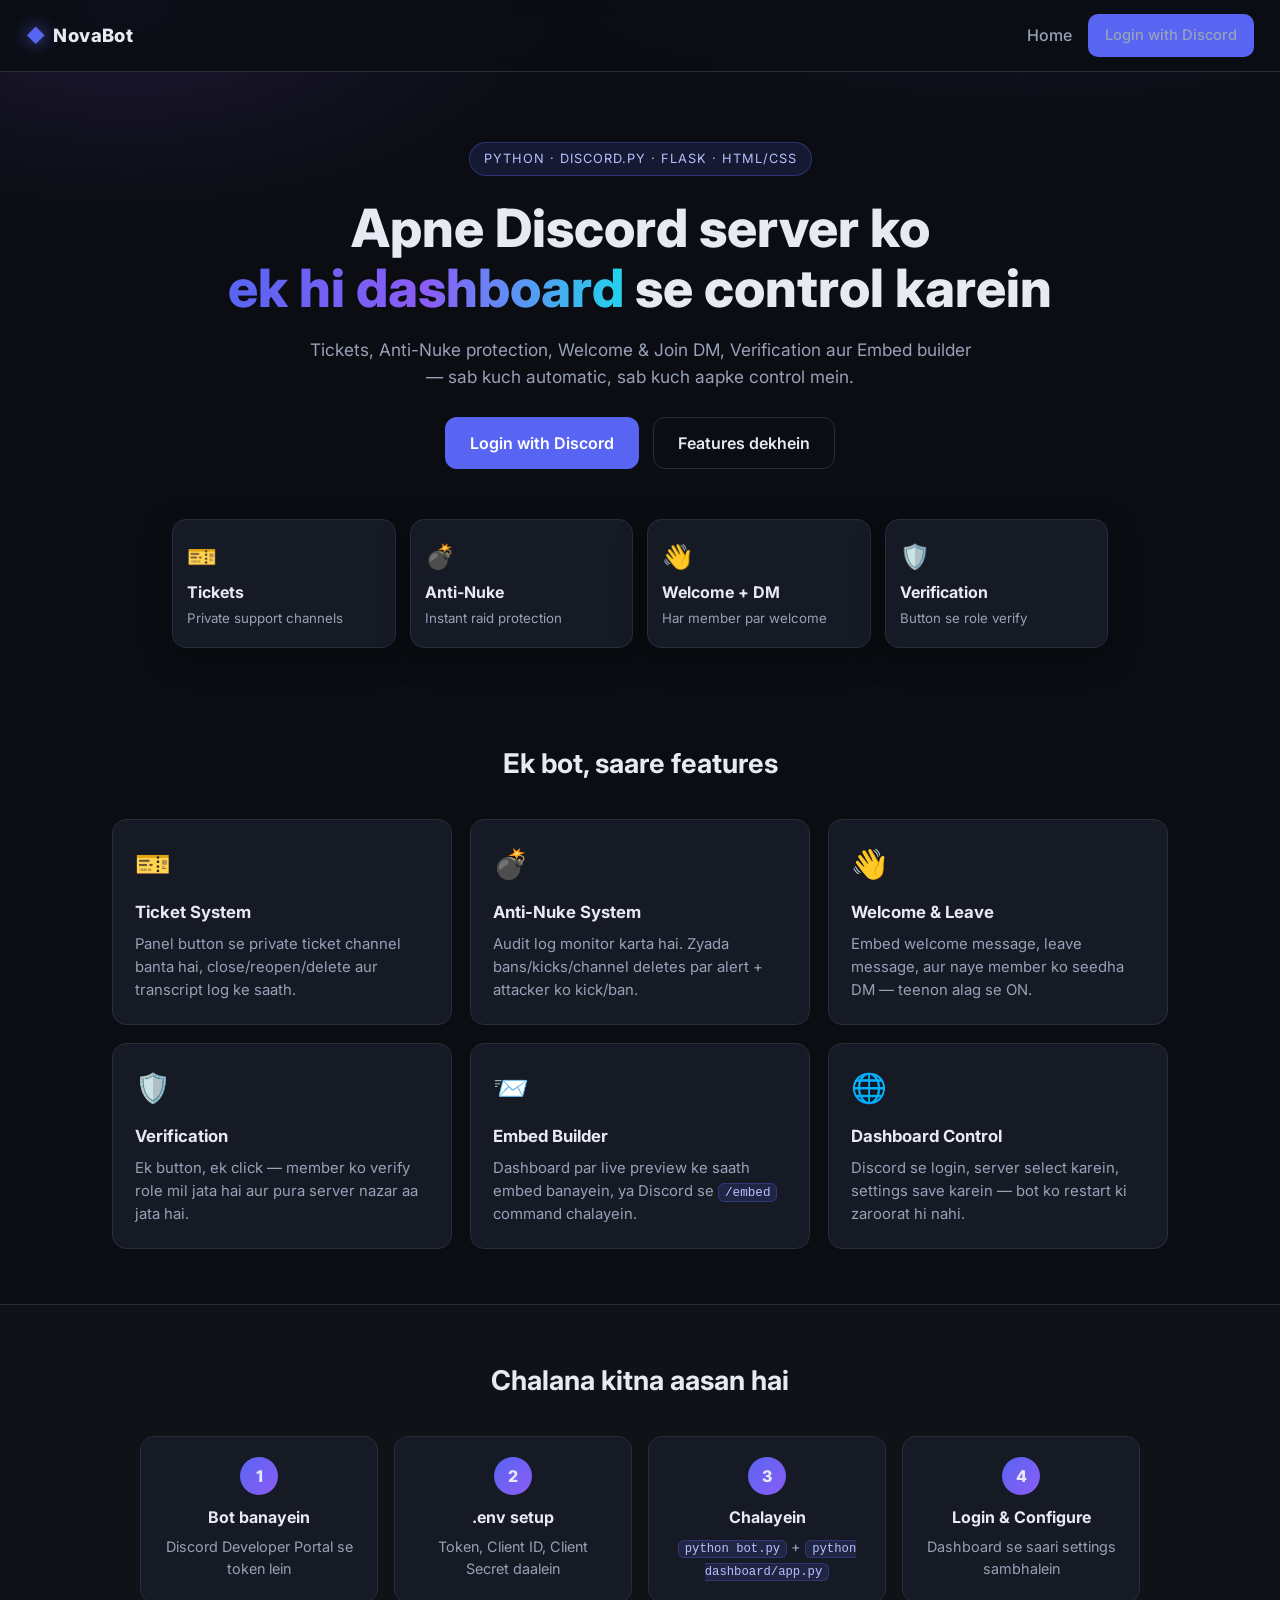
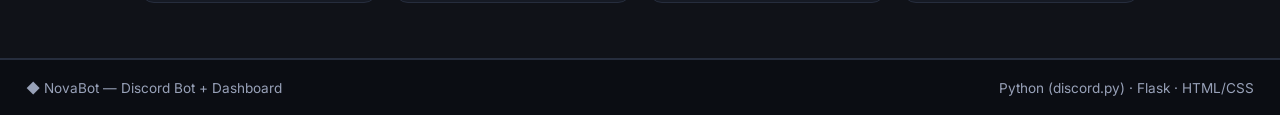
<file: dashboard/static/preview_landing.html>
<!DOCTYPE html>
<html lang="en">
<head>
  <meta charset="utf-8" />
  <meta name="viewport" content="width=device-width, initial-scale=1" />
  <title>Preview - NovaBot</title>
  <link href="https://fonts.googleapis.com/css2?family=Inter:wght@400;500;600;700;800&display=swap" rel="stylesheet" />
  <link rel="stylesheet" href="css/style.css" />
</head>
<body>
  <header class="topbar">
    <a class="brand" href="#"><span class="brand-mark">◆</span> NovaBot</a>
    <nav class="topnav">
      <a href="#">Home</a>
      <a class="btn btn-discord" href="#">Login with Discord</a>
    </nav>
  </header>

  <main>
    <section class="hero">
      <div class="hero-badge">Python &middot; discord.py &middot; Flask &middot; HTML/CSS</div>
      <h1>Apne Discord server ko<br /><span class="grad">ek hi dashboard</span> se control karein</h1>
      <p class="lead">
        Tickets, Anti-Nuke protection, Welcome &amp; Join DM, Verification aur Embed builder &mdash;
        sab kuch automatic, sab kuch aapke control mein.
      </p>
      <div class="hero-actions">
        <a class="btn btn-discord btn-lg" href="#">Login with Discord</a>
        <a class="btn btn-ghost btn-lg" href="#features">Features dekhein</a>
      </div>

      <div class="hero-cards">
        <div class="float-card"><span class="fc-emoji">🎫</span><b>Tickets</b><small>Private support channels</small></div>
        <div class="float-card"><span class="fc-emoji">💣</span><b>Anti-Nuke</b><small>Instant raid protection</small></div>
        <div class="float-card"><span class="fc-emoji">👋</span><b>Welcome + DM</b><small>Har member par welcome</small></div>
        <div class="float-card"><span class="fc-emoji">🛡️</span><b>Verification</b><small>Button se role verify</small></div>
      </div>
    </section>

    <section id="features" class="section">
      <h2 class="section-title">Ek bot, saare features</h2>
      <div class="feature-grid">
        <div class="feature"><span class="feature-emoji">🎫</span><h3>Ticket System</h3><p>Panel button se private ticket channel banta hai, close/reopen/delete aur transcript log ke saath.</p></div>
        <div class="feature"><span class="feature-emoji">💣</span><h3>Anti-Nuke System</h3><p>Audit log monitor karta hai. Zyada bans/kicks/channel deletes par alert + attacker ko kick/ban.</p></div>
        <div class="feature"><span class="feature-emoji">👋</span><h3>Welcome &amp; Leave</h3><p>Embed welcome message, leave message, aur naye member ko seedha DM &mdash; teenon alag se ON.</p></div>
        <div class="feature"><span class="feature-emoji">🛡️</span><h3>Verification</h3><p>Ek button, ek click &mdash; member ko verify role mil jata hai aur pura server nazar aa jata hai.</p></div>
        <div class="feature"><span class="feature-emoji">📨</span><h3>Embed Builder</h3><p>Dashboard par live preview ke saath embed banayein, ya Discord se <code>/embed</code> command chalayein.</p></div>
        <div class="feature"><span class="feature-emoji">🌐</span><h3>Dashboard Control</h3><p>Discord se login, server select karein, settings save karein &mdash; bot ko restart ki zaroorat hi nahi.</p></div>
      </div>
    </section>

    <section class="section section-alt">
      <h2 class="section-title">Chalana kitna aasan hai</h2>
      <div class="steps">
        <div class="step"><span class="step-num">1</span><b>Bot banayein</b><p>Discord Developer Portal se token lein</p></div>
        <div class="step"><span class="step-num">2</span><b>.env setup</b><p>Token, Client ID, Client Secret daalein</p></div>
        <div class="step"><span class="step-num">3</span><b>Chalayein</b><p><code>python bot.py</code> + <code>python dashboard/app.py</code></p></div>
        <div class="step"><span class="step-num">4</span><b>Login &amp; Configure</b><p>Dashboard se saari settings sambhalein</p></div>
      </div>
    </section>
  </main>

  <footer class="footer">
    <span>◆ NovaBot &mdash; Discord Bot + Dashboard</span>
    <span>Python (discord.py) &middot; Flask &middot; HTML/CSS</span>
  </footer>

  <div id="toast" class="toast" role="status"></div>
  <script src="js/script.js"></script>
</body>
</html>
</file>
<file: dashboard/static/css/style.css>
/* ============================================================
   NovaBot Dashboard - main stylesheet
   ============================================================ */

:root {
  --bg: #0b0d13;
  --bg-2: #10131b;
  --card: #161a24;
  --card-2: #1b2130;
  --border: #262d3d;
  --text: #e7eaf3;
  --muted: #98a1b8;
  --brand: #5865f2;
  --brand-2: #8b5cf6;
  --green: #3ba55d;
  --yellow: #faa81a;
  --red: #ed4245;
  --radius: 14px;
  --shadow: 0 10px 30px rgba(0, 0, 0, 0.35);
}

* { box-sizing: border-box; }

html, body {
  margin: 0;
  padding: 0;
}

body {
  background:
    radial-gradient(1000px 500px at 80% -10%, rgba(88, 101, 242, 0.18), transparent 60%),
    radial-gradient(800px 400px at 10% 0%, rgba(139, 92, 246, 0.14), transparent 55%),
    var(--bg);
  color: var(--text);
  font-family: "Inter", system-ui, -apple-system, "Segoe UI", sans-serif;
  line-height: 1.55;
  min-height: 100vh;
  display: flex;
  flex-direction: column;
}

main { flex: 1; }

a { color: inherit; text-decoration: none; }
code {
  background: rgba(88, 101, 242, 0.15);
  border: 1px solid rgba(88, 101, 242, 0.3);
  color: #b7c0ff;
  padding: 1px 6px;
  border-radius: 6px;
  font-size: 0.85em;
}
img { max-width: 100%; }
hr.divider { border: 0; border-top: 1px solid var(--border); margin: 18px 0; }
.hidden { display: none !important; }
.muted { color: var(--muted); font-size: 0.9rem; }

/* ---------------- Topbar ---------------- */

.topbar {
  display: flex;
  align-items: center;
  justify-content: space-between;
  gap: 16px;
  padding: 14px 26px;
  background: rgba(11, 13, 19, 0.85);
  backdrop-filter: blur(10px);
  border-bottom: 1px solid var(--border);
  position: sticky;
  top: 0;
  z-index: 50;
}

.brand {
  font-weight: 800;
  font-size: 1.15rem;
  letter-spacing: 0.4px;
  display: flex;
  align-items: center;
  gap: 8px;
}
.brand-mark {
  color: var(--brand);
  filter: drop-shadow(0 0 8px rgba(88, 101, 242, 0.8));
}

.topnav { display: flex; align-items: center; gap: 16px; flex-wrap: wrap; }
.topnav > a { color: var(--muted); font-weight: 500; transition: color 0.15s; }
.topnav > a:hover { color: var(--text); }

.user-chip {
  display: flex;
  align-items: center;
  gap: 8px;
  background: var(--card);
  border: 1px solid var(--border);
  padding: 5px 12px 5px 6px;
  border-radius: 999px;
  font-size: 0.9rem;
}

.avatar {
  width: 28px;
  height: 28px;
  border-radius: 50%;
  object-fit: cover;
}
.avatar.lg { width: 56px; height: 56px; }

/* ---------------- Buttons ---------------- */

.btn {
  display: inline-flex;
  align-items: center;
  justify-content: center;
  gap: 8px;
  border: 1px solid transparent;
  border-radius: 10px;
  padding: 9px 16px;
  font-size: 0.92rem;
  font-weight: 600;
  cursor: pointer;
  transition: transform 0.12s ease, filter 0.15s ease, background 0.15s ease;
  font-family: inherit;
}
.btn:hover { transform: translateY(-1px); filter: brightness(1.08); }
.btn:active { transform: translateY(0); }
.btn:disabled { opacity: 0.6; cursor: progress; transform: none; filter: none; }

.btn-primary { background: linear-gradient(135deg, var(--brand), var(--brand-2)); color: #fff; }
.btn-discord { background: #5865f2; color: #fff; }
.btn-ghost { background: transparent; border-color: var(--border); color: var(--text); }
.btn-ghost:hover { background: var(--card); }
.btn-lg { padding: 13px 24px; font-size: 1rem; border-radius: 12px; }
.btn-block { width: 100%; }

/* ---------------- Hero / landing ---------------- */

.hero {
  max-width: 980px;
  margin: 0 auto;
  padding: 70px 22px 40px;
  text-align: center;
}

.hero-badge {
  display: inline-block;
  font-size: 0.8rem;
  letter-spacing: 1px;
  text-transform: uppercase;
  color: #b7c0ff;
  background: rgba(88, 101, 242, 0.14);
  border: 1px solid rgba(88, 101, 242, 0.35);
  padding: 6px 14px;
  border-radius: 999px;
  margin-bottom: 22px;
}

.hero h1 {
  font-size: clamp(2rem, 5vw, 3.3rem);
  line-height: 1.15;
  margin: 0 0 18px;
  font-weight: 800;
}

.grad {
  background: linear-gradient(90deg, var(--brand), var(--brand-2), #22d3ee);
  -webkit-background-clip: text;
  background-clip: text;
  color: transparent;
}

.lead { color: var(--muted); font-size: 1.08rem; max-width: 680px; margin: 0 auto 26px; }

.hero-actions { display: flex; gap: 14px; justify-content: center; flex-wrap: wrap; }

.hero-cards {
  display: grid;
  grid-template-columns: repeat(auto-fit, minmax(170px, 1fr));
  gap: 14px;
  margin-top: 50px;
}

.float-card {
  background: var(--card);
  border: 1px solid var(--border);
  border-radius: var(--radius);
  padding: 18px 14px;
  display: flex;
  flex-direction: column;
  gap: 4px;
  text-align: left;
  box-shadow: var(--shadow);
  transition: transform 0.15s ease, border-color 0.15s ease;
}
.float-card:hover { transform: translateY(-4px); border-color: var(--brand); }
.fc-emoji { font-size: 1.5rem; }
.float-card small { color: var(--muted); }

.section { max-width: 1100px; margin: 0 auto; padding: 55px 22px; }
.section-alt { background: rgba(255, 255, 255, 0.02); border-top: 1px solid var(--border); border-bottom: 1px solid var(--border); max-width: none; }
.section-title { text-align: center; font-size: 1.7rem; margin: 0 0 34px; }

.feature-grid {
  display: grid;
  grid-template-columns: repeat(auto-fit, minmax(260px, 1fr));
  gap: 18px;
}

.feature {
  background: var(--card);
  border: 1px solid var(--border);
  border-radius: var(--radius);
  padding: 22px;
  transition: transform 0.15s ease, border-color 0.15s ease;
}
.feature:hover { transform: translateY(-4px); border-color: var(--brand); }
.feature-emoji { font-size: 1.8rem; }
.feature h3 { margin: 12px 0 8px; font-size: 1.05rem; }
.feature p { color: var(--muted); margin: 0; font-size: 0.93rem; }

.steps {
  display: grid;
  grid-template-columns: repeat(auto-fit, minmax(200px, 1fr));
  gap: 16px;
  max-width: 1000px;
  margin: 0 auto;
}
.step {
  background: var(--card);
  border: 1px solid var(--border);
  border-radius: var(--radius);
  padding: 20px;
  text-align: center;
}
.step-num {
  display: inline-flex;
  align-items: center;
  justify-content: center;
  width: 38px;
  height: 38px;
  border-radius: 50%;
  background: linear-gradient(135deg, var(--brand), var(--brand-2));
  font-weight: 800;
  margin-bottom: 10px;
}
.step b { display: block; }
.step p { color: var(--muted); margin: 6px 0 0; font-size: 0.9rem; }

/* ---------------- Pages / server list ---------------- */

.page { max-width: 1100px; margin: 0 auto; padding: 34px 22px; }
.center-page { display: flex; justify-content: center; align-items: center; min-height: 50vh; }
.narrow { max-width: 460px; text-align: center; }

.page-head {
  display: flex;
  align-items: center;
  justify-content: space-between;
  gap: 16px;
  margin-bottom: 22px;
  flex-wrap: wrap;
}
.page-head h1 { margin: 0 0 4px; font-size: 1.6rem; }
.page-head p { margin: 0; }

.server-grid {
  display: grid;
  grid-template-columns: repeat(auto-fill, minmax(280px, 1fr));
  gap: 16px;
}

.server-card {
  display: flex;
  gap: 14px;
  align-items: center;
  background: var(--card);
  border: 1px solid var(--border);
  border-radius: var(--radius);
  padding: 16px;
  transition: transform 0.15s ease, border-color 0.15s ease;
}
.server-card:hover { transform: translateY(-3px); border-color: var(--brand); }
.server-card-warn { border-color: rgba(250, 168, 26, 0.45); }

.server-icon {
  width: 56px;
  height: 56px;
  border-radius: 16px;
  object-fit: cover;
  background: var(--card-2);
  flex-shrink: 0;
}
.server-icon.sm { width: 42px; height: 42px; border-radius: 12px; }

.server-body { display: flex; flex-direction: column; gap: 8px; align-items: flex-start; min-width: 0; }
.server-body h3 {
  margin: 0;
  font-size: 1rem;
  max-width: 190px;
  overflow: hidden;
  text-overflow: ellipsis;
  white-space: nowrap;
}

.empty {
  grid-column: 1 / -1;
  text-align: center;
  background: var(--card);
  border: 1px dashed var(--border);
  border-radius: var(--radius);
  padding: 40px 20px;
  color: var(--muted);
}

/* ---------------- Badges ---------------- */

.badge {
  display: inline-block;
  font-size: 0.75rem;
  font-weight: 700;
  padding: 3px 10px;
  border-radius: 999px;
  background: var(--card-2);
  border: 1px solid var(--border);
  color: var(--muted);
}
.badge-green { color: #7ee2a8; background: rgba(59, 165, 93, 0.16); border-color: rgba(59, 165, 93, 0.45); }
.badge-yellow { color: #ffd98a; background: rgba(250, 168, 26, 0.14); border-color: rgba(250, 168, 26, 0.4); }
.badge-grey { color: var(--muted); }

/* ---------------- Cards ---------------- */

.card {
  background: var(--card);
  border: 1px solid var(--border);
  border-radius: var(--radius);
  padding: 22px;
  margin-bottom: 18px;
}
.card h3 { margin: 0 0 14px; font-size: 1.02rem; }

.card-grid { display: grid; gap: 16px; margin-bottom: 4px; }
.card-grid.three { grid-template-columns: repeat(auto-fit, minmax(220px, 1fr)); }

.stat {
  display: flex;
  flex-direction: column;
  align-items: center;
  gap: 6px;
  text-align: center;
}
.stat-emoji { font-size: 1.6rem; }
.stat-num { font-size: 2rem; font-weight: 800; }

.module-list { list-style: none; padding: 0; margin: 0 0 12px; display: grid; gap: 10px; }
.module-list li {
  display: flex;
  justify-content: space-between;
  align-items: center;
  gap: 12px;
  background: var(--card-2);
  border: 1px solid var(--border);
  border-radius: 10px;
  padding: 10px 14px;
  font-size: 0.94rem;
}

.cmd-grid {
  display: grid;
  grid-template-columns: auto 1fr;
  gap: 8px 16px;
  align-items: center;
  font-size: 0.92rem;
}
.cmd-grid span { color: var(--muted); }

/* ---------------- Alerts ---------------- */

.alert {
  border-radius: 12px;
  padding: 14px 16px;
  margin-bottom: 18px;
  font-size: 0.94rem;
  display: flex;
  gap: 12px;
  align-items: center;
  flex-wrap: wrap;
  border: 1px solid;
}
.alert-error { background: rgba(237, 66, 69, 0.12); border-color: rgba(237, 66, 69, 0.5); color: #ffb3b4; }
.alert-warn { background: rgba(250, 168, 26, 0.1); border-color: rgba(250, 168, 26, 0.45); color: #ffd98a; }

/* ---------------- Dashboard layout ---------------- */

.dash {
  display: grid;
  grid-template-columns: 265px 1fr;
  gap: 22px;
  max-width: 1240px;
  margin: 0 auto;
  padding: 26px 22px 60px;
  width: 100%;
}

.dash-side {
  background: var(--card);
  border: 1px solid var(--border);
  border-radius: var(--radius);
  padding: 16px;
  height: fit-content;
  position: sticky;
  top: 84px;
  display: flex;
  flex-direction: column;
  gap: 16px;
}

.side-guild {
  display: flex;
  gap: 12px;
  align-items: center;
  padding-bottom: 12px;
  border-bottom: 1px solid var(--border);
}
.side-guild-text { display: flex; flex-direction: column; min-width: 0; }
.side-guild-text strong {
  overflow: hidden;
  text-overflow: ellipsis;
  white-space: nowrap;
}

.side-nav { display: flex; flex-direction: column; gap: 6px; }
.side-link {
  text-align: left;
  background: transparent;
  border: 1px solid transparent;
  color: var(--muted);
  padding: 10px 12px;
  border-radius: 10px;
  font-size: 0.93rem;
  font-weight: 600;
  cursor: pointer;
  font-family: inherit;
  transition: background 0.15s, color 0.15s;
}
.side-link:hover { background: var(--card-2); color: var(--text); }
.side-link.active {
  background: linear-gradient(135deg, rgba(88, 101, 242, 0.25), rgba(139, 92, 246, 0.2));
  border-color: rgba(88, 101, 242, 0.5);
  color: #fff;
}

.side-foot { display: flex; flex-direction: column; gap: 10px; margin-top: auto; }

.dash-main { min-width: 0; }

.tab { animation: fade 0.2s ease; }
@keyframes fade { from { opacity: 0; transform: translateY(6px); } to { opacity: 1; transform: none; } }

/* ---------------- Forms ---------------- */

.row {
  display: flex;
  align-items: center;
  justify-content: space-between;
  gap: 16px;
  background: var(--card-2);
  border: 1px solid var(--border);
  border-radius: 10px;
  padding: 12px 14px;
  margin-bottom: 14px;
}
.row-text { display: flex; flex-direction: column; gap: 2px; }
.row-text b { font-size: 0.95rem; }

.field { display: flex; flex-direction: column; gap: 7px; margin-bottom: 14px; }
.field label { font-size: 0.85rem; font-weight: 600; color: var(--muted); text-transform: uppercase; letter-spacing: 0.5px; }

.field input,
.field select,
.field textarea {
  background: var(--bg-2);
  border: 1px solid var(--border);
  border-radius: 10px;
  color: var(--text);
  padding: 11px 13px;
  font-size: 0.95rem;
  font-family: inherit;
  outline: none;
  transition: border-color 0.15s, box-shadow 0.15s;
  width: 100%;
}
.field input:focus,
.field select:focus,
.field textarea:focus {
  border-color: var(--brand);
  box-shadow: 0 0 0 3px rgba(88, 101, 242, 0.22);
}
.field textarea { resize: vertical; line-height: 1.5; }
.field input[type="color"] { padding: 5px; height: 44px; cursor: pointer; }

.field-grid { display: grid; grid-template-columns: 1fr 1fr; gap: 0 16px; }
.field-grid.three { grid-template-columns: repeat(3, 1fr); gap: 0 14px; }
.field-grid.four { grid-template-columns: repeat(4, 1fr); gap: 0 14px; }

.hint { font-size: 0.82rem; color: var(--muted); }

.form-actions {
  display: flex;
  align-items: center;
  gap: 14px;
  flex-wrap: wrap;
  margin-top: 8px;
}

/* Toggle switch */
.switch { position: relative; display: inline-block; width: 48px; height: 26px; flex-shrink: 0; }
.switch input { opacity: 0; width: 0; height: 0; }
.slider {
  position: absolute;
  inset: 0;
  background: var(--bg-2);
  border: 1px solid var(--border);
  border-radius: 999px;
  cursor: pointer;
  transition: background 0.2s, border-color 0.2s;
}
.slider::before {
  content: "";
  position: absolute;
  width: 18px;
  height: 18px;
  left: 3px;
  top: 3px;
  background: var(--muted);
  border-radius: 50%;
  transition: transform 0.2s, background 0.2s;
}
.switch input:checked + .slider { background: rgba(88, 101, 242, 0.45); border-color: var(--brand); }
.switch input:checked + .slider::before { transform: translateX(22px); background: #fff; }

/* ---------------- Embed builder ---------------- */

.embed-layout { display: grid; grid-template-columns: 1fr 1fr; gap: 18px; align-items: start; }

.chat-bg { background: #313338; border-radius: 12px; padding: 18px; }
.chat-row { display: flex; gap: 12px; }
.chat-content { min-width: 0; flex: 1; }
.chat-name { font-weight: 700; font-size: 0.95rem; margin-bottom: 4px; }
.bot-tag {
  background: var(--brand);
  color: #fff;
  font-size: 0.62rem;
  padding: 1px 5px;
  border-radius: 4px;
  vertical-align: middle;
  margin-left: 4px;
}

.discord-embed {
  display: flex;
  position: relative;
  background: #2b2d31;
  border: 1px solid #1e1f22;
  border-radius: 8px;
  max-width: 440px;
  overflow: hidden;
  margin-top: 4px;
}
.de-bar { width: 4px; background: var(--brand); flex-shrink: 0; }
.de-body { padding: 12px 14px; min-width: 0; }
/* Thumbnail: embed ke top-right par chhota square (Discord bilkul aisa hi karta hai) */
.de-thumb {
  position: absolute;
  top: 10px;
  right: 10px;
  width: 80px;
  height: 80px;
  border-radius: 4px;
  object-fit: cover;
  background: #1e1f22;
}
/* Thumbnail hone par text uske baayen hi rahe (Discord ki tarah) */
.discord-embed.has-thumb .de-body { padding-right: 100px; }

/* ---------------- Custom / animated emoji ---------------- */
.pv-emoji {
  width: 1.375em;
  height: 1.375em;
  vertical-align: -0.25em;
  display: inline-block;
  object-fit: contain;
}
.label-emoji {
  display: flex;
  align-items: center;
  justify-content: space-between;
  gap: 8px;
}
.emoji-trigger {
  flex-shrink: 0;
  padding: 2px 9px;
  font-size: 0.76rem;
  border: 1px solid #3a3c42;
  border-radius: 6px;
  background: #232428;
  color: #dbdee1;
  cursor: pointer;
}
.emoji-trigger:hover { background: #2f3136; border-color: var(--brand); }
.emoji-picker {
  position: fixed;
  z-index: 90;
  width: 302px;
  max-height: 264px;
  overflow-y: auto;
  padding: 9px;
  background: #1e1f22;
  border: 1px solid #34353a;
  border-radius: 10px;
  box-shadow: 0 14px 32px rgba(0, 0, 0, 0.55);
}
.emoji-picker.hidden { display: none; }
.emoji-head { font-size: 0.74rem; color: #949ba4; margin: 0 2px 7px; }
.emoji-grid { display: grid; grid-template-columns: repeat(7, 1fr); gap: 3px; }
.emoji-item {
  background: none;
  border: 0;
  border-radius: 6px;
  padding: 3px;
  cursor: pointer;
  line-height: 0;
}
.emoji-item:hover { background: #35363c; }
.emoji-item img {
  width: 30px;
  height: 30px;
  display: block;
  margin: 0 auto;
  object-fit: contain;
}
.de-title { font-weight: 700; font-size: 1rem; margin-bottom: 6px; color: #f2f3f5; }
.de-desc { font-size: 0.9rem; color: #dbdee1; white-space: pre-wrap; word-break: break-word; }
.de-image { margin-top: 10px; border-radius: 6px; max-height: 220px; object-fit: cover; }
.de-footer { margin-top: 10px; font-size: 0.75rem; color: #949ba4; }
.de-desc code, .pv-text code { background: #1e1f22; padding: 1px 4px; border-radius: 4px; font-size: 0.85em; }

/* ---------------- Live preview (Welcome / Verification / Tickets) ---------------- */

.pv-block { margin-top: 16px; }
.pv-block:first-of-type { margin-top: 0; }
.pv-caption { font-size: 0.8rem; font-weight: 600; color: var(--muted); margin-bottom: 6px; }
.pv-ctx { font-weight: 400; }
.pv-note { margin-top: 14px; font-size: 0.83rem; }
.pv-channel {
  color: #949ba4;
  font-size: 0.8rem;
  font-weight: 700;
  margin-bottom: 10px;
  padding-bottom: 8px;
  border-bottom: 1px solid #26282c;
}
.pv-time { font-size: 0.7rem; font-weight: 400; color: #949ba4; margin-left: 8px; }
.pv-text { font-size: 0.9rem; color: #dbdee1; line-height: 1.45; word-break: break-word; }
.pv-dm { background: #2b2d31; }
.pv-buttons { display: flex; gap: 8px; margin-top: 10px; flex-wrap: wrap; }
.pv-btn {
  border: none;
  border-radius: 4px;
  padding: 8px 14px;
  font-size: 0.87rem;
  font-weight: 600;
  color: #fff;
  cursor: default;
  opacity: 0.92;
}
.pv-btn.primary { background: #5865f2; }
.pv-btn.success { background: #248046; }
.pv-btn.danger { background: #da373c; }

/* Embed color: swatch (click -> rang chuno) + hex box */
.color-row { display: flex; align-items: center; gap: 10px; }
.color-row .color-swatch {
  width: 48px;
  height: 34px;
  padding: 3px;
  border: 1px solid var(--border);
  border-radius: 8px;
  background: var(--card-2);
  cursor: pointer;
  flex-shrink: 0;
}
.color-row .color-swatch::-webkit-color-swatch-wrapper { padding: 0; }
.color-row .color-swatch::-webkit-color-swatch { border: none; border-radius: 5px; }
.color-row input[name] { flex: 1; min-width: 0; }

/* ---------------- Toast ---------------- */

.toast {
  position: fixed;
  left: 50%;
  bottom: 26px;
  transform: translate(-50%, 30px);
  background: var(--card-2);
  border: 1px solid var(--brand);
  color: var(--text);
  padding: 12px 20px;
  border-radius: 12px;
  box-shadow: var(--shadow);
  opacity: 0;
  pointer-events: none;
  transition: opacity 0.2s ease, transform 0.2s ease;
  z-index: 100;
  max-width: calc(100vw - 40px);
  font-size: 0.93rem;
}
.toast.show { opacity: 1; transform: translate(-50%, 0); }

/* ---------------- Footer ---------------- */

.footer {
  border-top: 1px solid var(--border);
  padding: 18px 26px;
  display: flex;
  justify-content: space-between;
  gap: 12px;
  flex-wrap: wrap;
  color: var(--muted);
  font-size: 0.85rem;
}

/* ---------------- Responsive ---------------- */

@media (max-width: 980px) {
  .dash { grid-template-columns: 1fr; }
  .dash-side { position: static; }
  .side-nav { flex-direction: row; flex-wrap: wrap; }
  .embed-layout { grid-template-columns: 1fr; }
  .field-grid, .field-grid.four { grid-template-columns: 1fr; }
}
</file>
